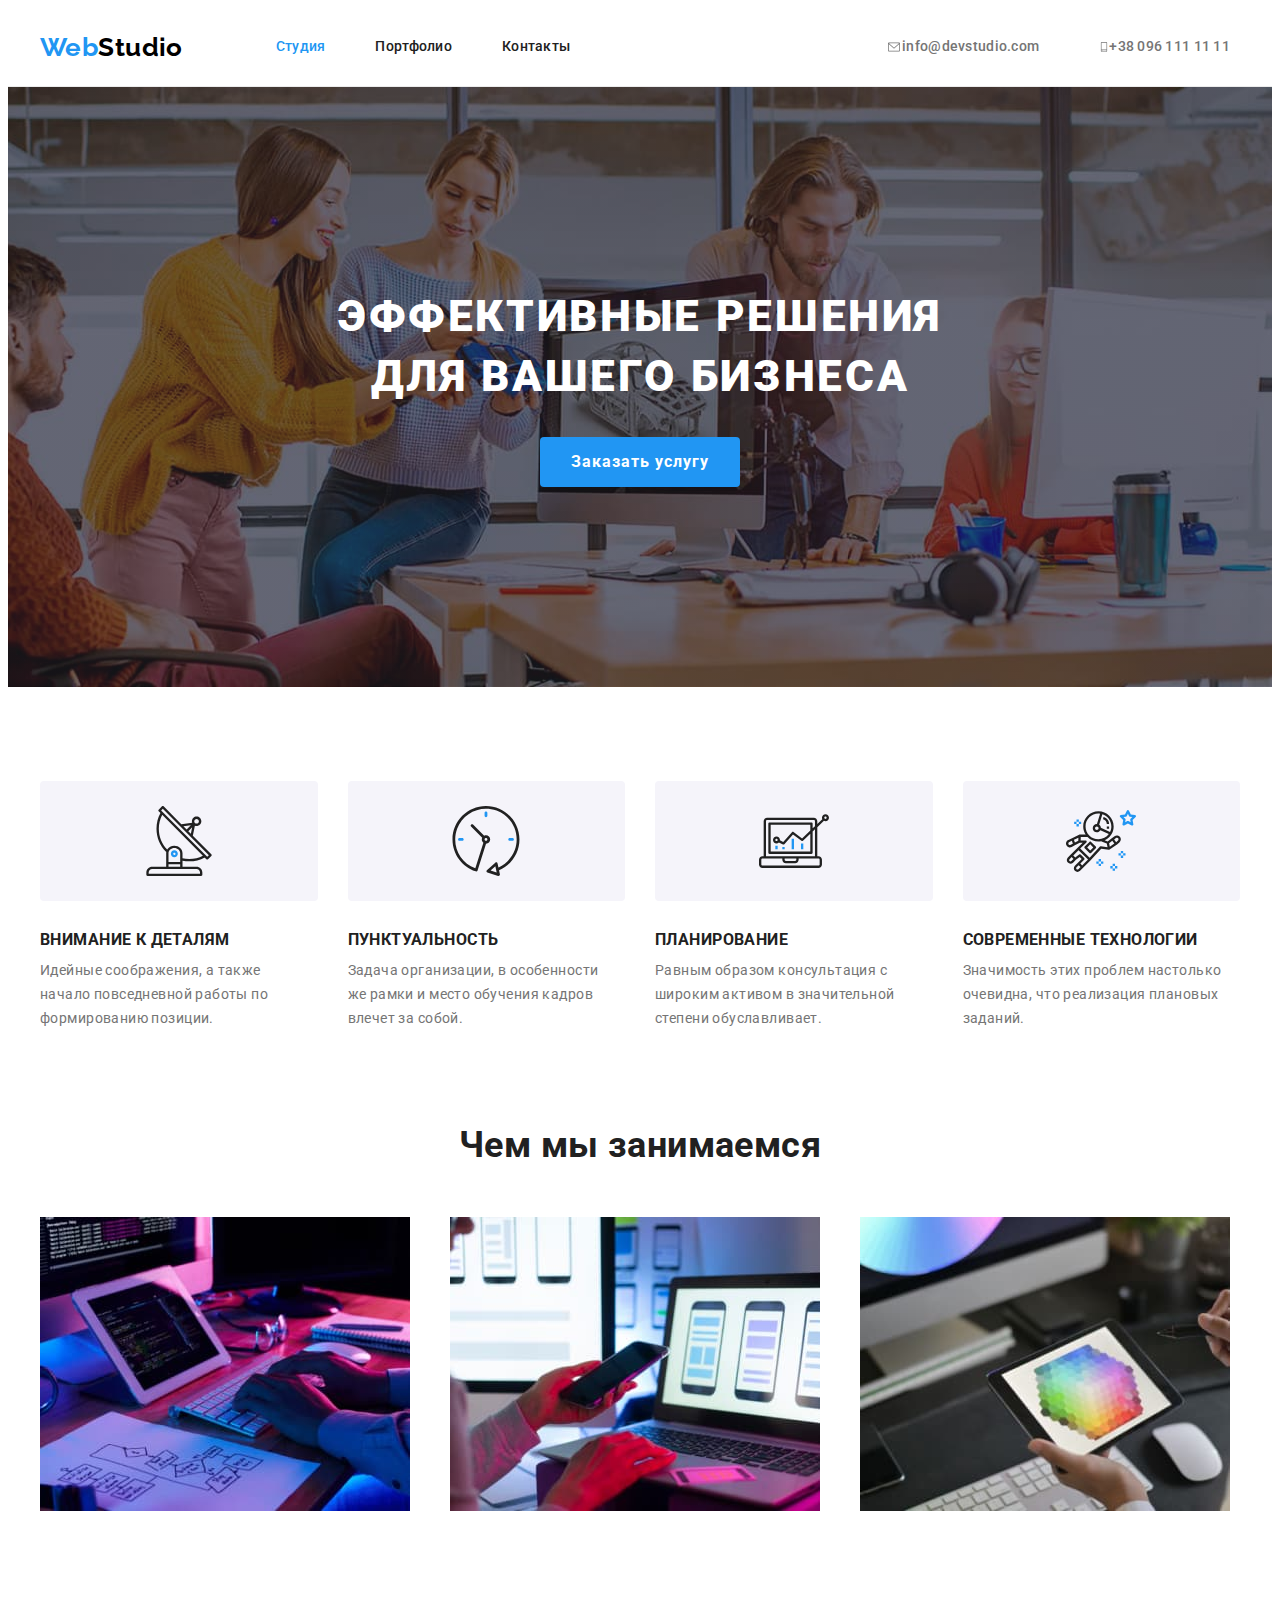
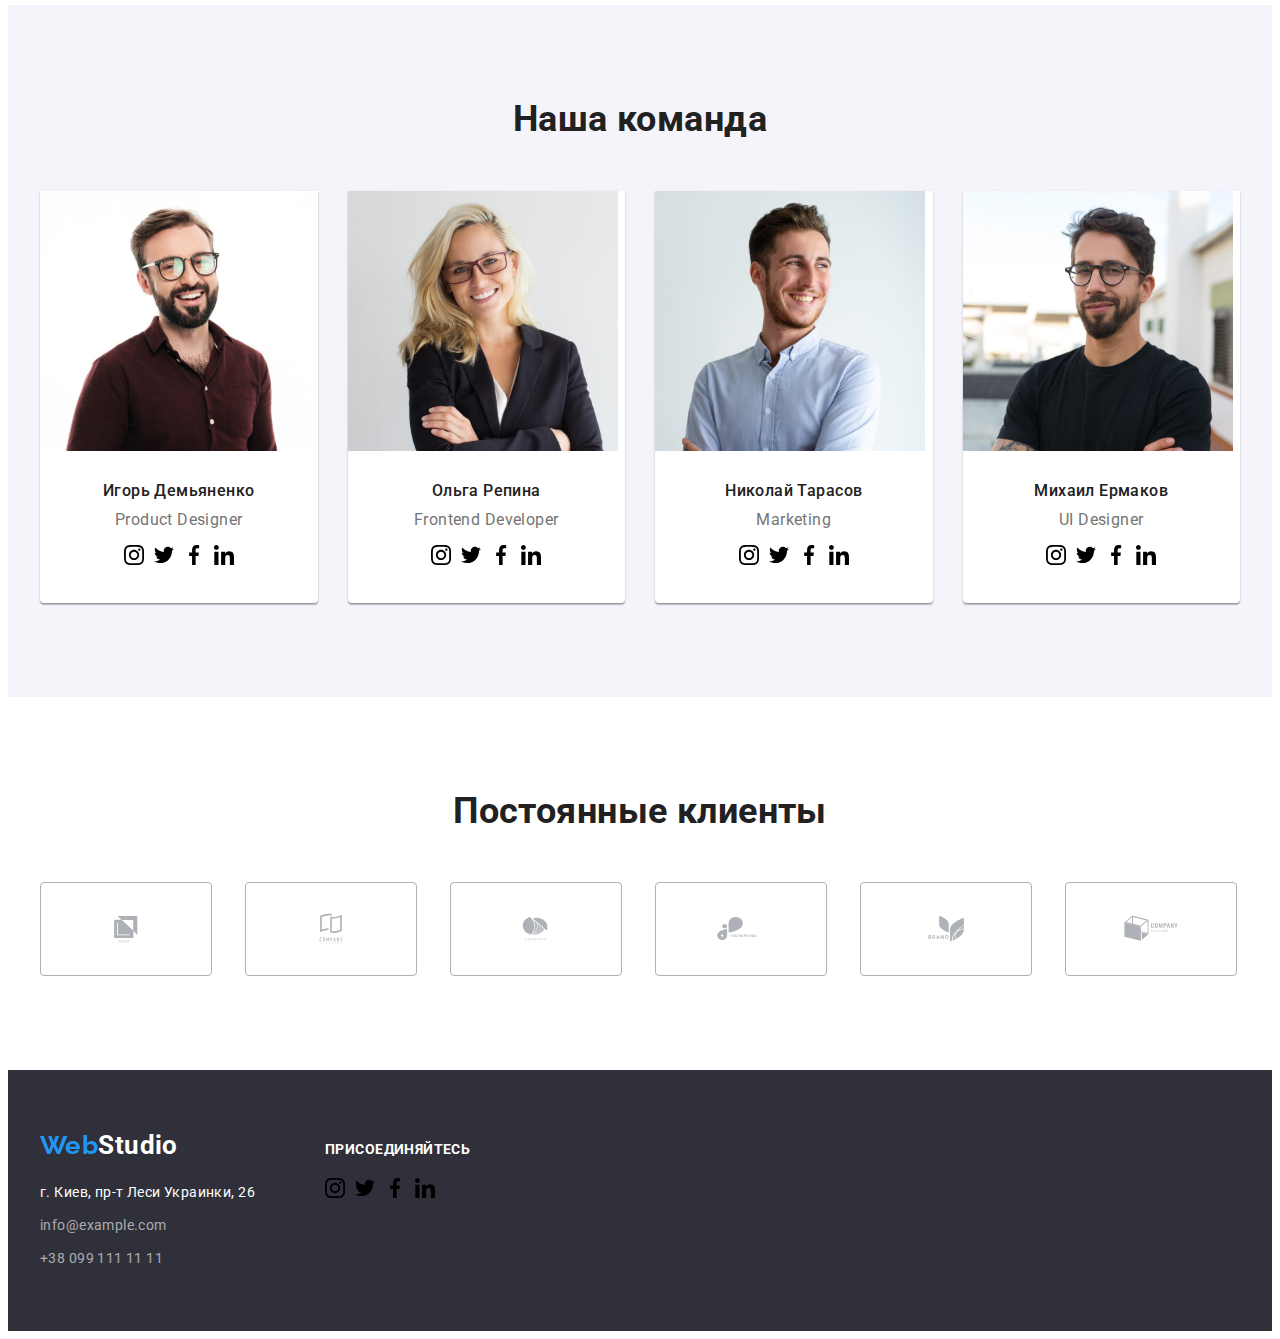
<file: index.html>
<!DOCTYPE html>
<html lang="ru">
<head>
    <meta charset="UTF-8">
    <meta http-equiv="X-UA-Compatible" content="IE=edge">
    <meta name="viewport" content="width=device-width, initial-scale=1.0">
    <link rel="preconnect" href="https://fonts.googleapis.com">
    <link rel="preconnect" href="https://fonts.gstatic.com" crossorigin>
    <link href="https://fonts.googleapis.com/css2?family=Raleway:wght@700&family=Roboto:wght@400;500;700;900&display=swap" rel="stylesheet">
    <link rel="stylesheet" href="./css/style.css">
    <link rel="stylesheet" href="https://cdnjs.cloudflare.com/ajax/libs/modern-normalize/1.1.0/modern-normalize.min.css" integrity="sha512-wpPYUAdjBVSE4KJnH1VR1HeZfpl1ub8YT/NKx4PuQ5NmX2tKuGu6U/JRp5y+Y8XG2tV+wKQpNHVUX03MfMFn9Q==" crossorigin="anonymous" referrerpolicy="no-referrer" />
    <title>WebStudio</title>
</head>
<body>
    <header>
        <div class="container header-container">
            <a href="/" lang="en" class="link logo">Web<span class="header-logo-text">Studio</span></a>
            <nav class="header-nav">
            <ul class="list header-list">
                <li class="header-item"><a href="./index.html" class="link header-link header-link-active">Студия</a></li>
                <li class="header-item"><a href="./portfolio.html" class="link header-link">Портфолио</a></li>
                <li class="header-item"><a href="/" class="link header-link">Контакты</a></li>
            </ul>
            </nav>
            <ul class="list contacts-list">
                <li class="contacts-item">
                    <div class="contacts-item-container header-link">
                        <svg class="properties-social-icon" width="16px" height="12px">
                            <use href="./images/icons.svg#icon-contacts-icon-1"></use>
                        </svg>
                        <a href="mailto:info@devstudio.com" lang="en" class="link header-link">info@devstudio.com</a>
                    </div>
                    
            </li>
                <li class="contacts-item">
                    <div class="contacts-item-container header-link">
                        <svg class="contacts-social-icon" width="10px" height="16px">
                            <use href="./images/icons.svg#icon-contacts-icon-2"></use>
                        </svg>
                        <a href="tel:+380961111111" class="link header-link">+38 096 111 11 11</a>
                    </div>
                    
            </li>
            </ul>
        </div>
    </header>
    <main>
        <!--Главная-->
        <section class="hero">
            <div class="container hero-container">
                <h1 class="hero-title">Эффективные решения для вашего бизнеса</h1>
                <button type="button" class="hero-button">Заказать услугу</button>
            </div>
        </section>
        <!--Нашы плюси-->        
        <section class="properties section">
            <div class="container">
                <h2 class="visually-hidden">Особенности</h2>
                <ul class="list properties-list">
                    <li class="properties-item">
                        <div class="properties-item-container">
                            <svg class="properties-social-icon" width="70px" height="70px">
                                <use href="./images/icons.svg#icon-properties-icon-1"></use>
                            </svg>
                        </div>
                        <h3 class="properties-item-title">Внимание к деталям</h3>
                        <p class="properties-item-text">Идейные соображения, а также <br> начало повседневной работы по формированию позиции.</p>
                    </li>
                    <li class="properties-item">
                        <div class="properties-item-container">
                            <svg class="properties-social-icon" width="70px" height="70px">
                                <use href="./images/icons.svg#icon-properties-icon-2"></use>
                            </svg>
                        </div>
                        <h3 class="properties-item-title">Пунктуальность</h3>
                        <p class="properties-item-text">Задача организации, в особенности <br> же рамки и место обучения кадров влечет за собой.</p>
                    </li>
                    <li class="properties-item">
                        <div class="properties-item-container">
                            <svg class="properties-social-icon" width="70px" height="70px">
                                <use href="./images/icons.svg#icon-properties-icon-3"></use>
                            </svg>
                        </div>
                        <h3 class="properties-item-title">Планирование</h3>
                        <p class="properties-item-text">Равным образом консультация с широким активом в значительной степени обуславливает.</p>
                    </li>
                    <li class="properties-item">
                        <div class="properties-item-container">
                            <svg class="properties-social-icon" width="70px" height="70px">
                                <use href="./images/icons.svg#icon-properties-icon-4"></use>
                            </svg>
                        </div>
                        <h3 class="properties-item-title">Современные технологии</h3>
                        <p class="properties-item-text">Значимость этих проблем настолько очевидна, что реализация плановых заданий.</p>
                    </li>
                </ul>
            </div>
        </section>
        <!--Чем мы занимаемся-->
        <section class="doing section">
            <div class="container">
                <h2 class="section-title">Чем мы занимаемся</h2>
                <ul class="list doing-list">
                    <li class="doing-item"><img src="./images/doing-img-1.jpg" alt="Разработка сайту на ноутбуке" width="370" height="294"></li>
                    <li class="doing-item"><img src="./images/doing-img-2.jpg" alt="Разработка дизайна мобильного приложения" width="370" height="294"></li>
                    <li class="doing-item"><img src="./images/doing-img-3.jpg" alt="Подбор цветового решения" width="370" height="294"></li>
                </ul>
            </div>
        </section>
        <!--Наша команда-->
        <section class="team section">
            <div class="container">
                <h2 class="section-title">Наша команда</h2>
                <ul class="list team-list">
                    <li class="team-item">
                            <img src="./images/team-img-1.jpg" alt="Дизайнер продуктов Веб студии Игорь Демьяненко" width="270" height="260">
                            <div class="team-item-content">
                                <h3 class="team-item-title">Игорь Демьяненко</h3>
                                    <p lang="en" class="team-item-text">Product Designer</p>
                                        <ul class="team-social-list list">
                                            <li class="team-social-item">
                                                <a href="/" class="team-social-link link" target="_blank" rel="noopener noreferrer nofollow">
                                                    <svg class="team-social-icon" width="20px" height="20px">
                                                        <use href="./images/icons.svg#icon-social-links-icon-1"></use>
                                                    </svg>
                                                </a>
                                            </li>
                                            <li class="team-social-item">
                                                <a href="/" class="team-social-link link" target="_blank" rel="noopener noreferrer nofollow">
                                                    <svg class="team-social-icon" width="20px" height="20px">
                                                        <use href="./images/icons.svg#icon-social-links-icon-2"></use>
                                                    </svg>
                                                </a>
                                            </li>
                                            <li class="team-social-item">
                                                <a href="/" class="team-social-link link" target="_blank" rel="noopener noreferrer nofollow">
                                                    <svg class="team-social-icon" width="20px" height="20px">
                                                        <use href="./images/icons.svg#icon-social-links-icon-3"></use>
                                                    </svg>
                                                </a>
                                            </li>
                                            <li class="team-social-item">
                                                <a href="/" class="team-social-link link" target="_blank" rel="noopener noreferrer nofollow">
                                                    <svg class="team-social-icon" width="20px" height="20px">
                                                        <use href="./images/icons.svg#icon-social-links-icon-4"></use>
                                                    </svg>
                                                </a>
                                            </li>
                                        </ul>
                            </div>
                    </li>
                    <li class="team-item">
                            <img src="./images/team-img-2.jpg" alt="Фронтенд-разработчик Веб студии Ольга Репина" width="270" height="260">
                                <div class="team-item-content">
                                    <h3 class="team-item-title">Ольга Репина</h3>
                                    <p lang="en" class="team-item-text">Frontend Developer</p>
                                    <ul class="team-social-list list">
                                        <li class="team-social-item">
                                            <a href="/" class="team-social-link link" target="_blank" rel="noopener noreferrer nofollow">
                                                <svg class="team-social-icon" width="20px" height="20px">
                                                    <use href="./images/icons.svg#icon-social-links-icon-1"></use>
                                                </svg>
                                            </a>
                                        </li>
                                        <li class="team-social-item">
                                            <a href="/" class="team-social-link link" target="_blank" rel="noopener noreferrer nofollow">
                                                <svg class="team-social-icon" width="20px" height="20px">
                                                    <use href="./images/icons.svg#icon-social-links-icon-2"></use>
                                                </svg>
                                            </a>
                                        </li>
                                        <li class="team-social-item">
                                            <a href="/" class="team-social-link link" target="_blank" rel="noopener noreferrer nofollow">
                                                <svg class="team-social-icon" width="20px" height="20px">
                                                    <use href="./images/icons.svg#icon-social-links-icon-3"></use>
                                                </svg>
                                            </a>
                                        </li>
                                        <li class="team-social-item">
                                            <a href="/" class="team-social-link link" target="_blank" rel="noopener noreferrer nofollow">
                                                <svg class="team-social-icon" width="20px" height="20px">
                                                    <use href="./images/icons.svg#icon-social-links-icon-4"></use>
                                                </svg>
                                            </a>
                                        </li>
                                    </ul>
                                </div>
                    </li>
                    <li class="team-item">
                            <img src="./images/team-img-3.jpg" alt="Менеджер по маркетингу Николай Тарасов" width="270" height="260">
                                <div class="team-item-content">
                                    <h3 class="team-item-title">Николай Тарасов</h3>
                                    <p lang="en" class="team-item-text">Marketing</p>
                                    <ul class="team-social-list list">
                                        <li class="team-social-item">
                                            <a href="/" class="team-social-link link" target="_blank" rel="noopener noreferrer nofollow">
                                                <svg class="team-social-icon" width="20px" height="20px">
                                                    <use href="./images/icons.svg#icon-social-links-icon-1"></use>
                                                </svg>
                                            </a>
                                        </li>
                                        <li class="team-social-item">
                                            <a href="/" class="team-social-link link" target="_blank" rel="noopener noreferrer nofollow">
                                                <svg class="team-social-icon" width="20px" height="20px">
                                                    <use href="./images/icons.svg#icon-social-links-icon-2"></use>
                                                </svg>
                                            </a>
                                        </li>
                                        <li class="team-social-item">
                                            <a href="/" class="team-social-link link" target="_blank" rel="noopener noreferrer nofollow">
                                                <svg class="team-social-icon" width="20px" height="20px">
                                                    <use href="./images/icons.svg#icon-social-links-icon-3"></use>
                                                </svg>
                                            </a>
                                        </li>
                                        <li class="team-social-item">
                                            <a href="/" class="team-social-link link" target="_blank" rel="noopener noreferrer nofollow">
                                                <svg class="team-social-icon" width="20px" height="20px">
                                                    <use href="./images/icons.svg#icon-social-links-icon-4"></use>
                                                </svg>
                                            </a>
                                        </li>
                                    </ul>
                                </div>
                    </li>
                    <li class="team-item">
                            <img src="./images/team-img-4.jpg" alt="Дизайнер интерфейсов Веб студии Михаил Ермаков" width="270" height="260">
                                <div class="team-item-content">
                                    <h3 class="team-item-title">Михаил Ермаков</h3>
                                    <p lang="en" class="team-item-text">UI Designer</p>
                                    <ul class="team-social-list list">
                                        <li class="team-social-item">
                                            <a href="/" class="team-social-link link" target="_blank" rel="noopener noreferrer nofollow">
                                                <svg class="team-social-icon" width="20px" height="20px">
                                                    <use href="./images/icons.svg#icon-social-links-icon-1"></use>
                                                </svg>
                                            </a>
                                        </li>
                                        <li class="team-social-item">
                                            <a href="/" class="team-social-link link" target="_blank" rel="noopener noreferrer nofollow">
                                                <svg class="team-social-icon" width="20px" height="20px">
                                                    <use href="./images/icons.svg#icon-social-links-icon-2"></use>
                                                </svg>
                                            </a>
                                        </li>
                                        <li class="team-social-item">
                                            <a href="/" class="team-social-link link" target="_blank" rel="noopener noreferrer nofollow">
                                                <svg class="team-social-icon" width="20px" height="20px">
                                                    <use href="./images/icons.svg#icon-social-links-icon-3"></use>
                                                </svg>
                                            </a>
                                        </li>
                                        <li class="team-social-item">
                                            <a href="/" class="team-social-link link" target="_blank" rel="noopener noreferrer nofollow">
                                                <svg class="team-social-icon" width="20px" height="20px">
                                                    <use href="./images/icons.svg#icon-social-links-icon-4"></use>
                                                </svg>
                                            </a>
                                        </li>
                                    </ul>
                                </div> 
                    </li>
                </ul>
                
            </div>
        </section>
        <!--Постоянные клиенты-->
        <section class="clients section">
            <div class="container">
                <h2 class="section-title">Постоянные клиенты</h2>
                <ul class="clients-list list">
                    <li class="clients-item">
                        <a href="" class="clients-item-link">
                            <svg class="clients-icon" width="106px" height="60px">
                                <use href="images/icons.svg#icon-clients-icon-1"></use>
                            </svg>
                        </a>
                    </li>
                    <li class="clients-item">
                        <a href="" class="clients-item-link">
                            <svg class="clients-icon" width="106px" height="60px">
                                <use href="images/icons.svg#icon-clients-icon-2"></use>
                            </svg>
                        </a>
                    </li>
                    <li class="clients-item">
                        <a href="" class="clients-item-link">
                            <svg class="clients-icon" width="106px" height="60px">
                                <use href="images/icons.svg#icon-cliets-icon-3"></use>
                            </svg>
                        </a>
                    </li>
                    <li class="clients-item">
                        <a href="" class="clients-item-link">
                            <svg class="clients-icon" width="106px" height="60px">
                                <use href="images/icons.svg#icon-clients-icon-4"></use>
                            </svg>
                        </a>
                    </li>
                    <li class="clients-item">
                        <a href="" class="clients-item-link">
                            <svg class="clients-icon" width="106px" height="60px">
                                <use href="images/icons.svg#icon-clients-icon-5"></use>
                            </svg>
                        </a>
                    </li>
                    <li class="clients-item">
                        <a href="" class="clients-item-link">
                            <svg class="clients-icon" width="106px" height="60px">
                                <use href="images/icons.svg#icon-clients-icon-6"></use>
                            </svg>
                        </a>
                    </li>
                </ul>
            </div>
        </section>
    </main>
    <footer class="footer">
        <div class="container">
            <ul class="footer-list list">
                <li class="footer-item">
                    <a href="/" lang="en" class="link logo">Web<span class="footer-logo-text">Studio</span></a>
                    <address>
                    <ul class="list address-list">
                        <li class="address-item"><a href="https://goo.gl/maps/tL1brft19ia6Mf7X9" target="_blank" rel="noopener noreferrer nofollow" class="link address-link">г. Киев, пр-т Леси Украинки, 26</a></li>
                        <li class="address-item"><a href="mailto:info@example.com" class="link address-info" target="_blank" rel="noopener noreferrer nofollow">info@example.com</a></li>
                        <li class="address-item"><a href="tel:+380991111111" class="link address-info" target="_blank" rel="noopener noreferrer nofollow">+38 099 111 11 11</a></li>
                    </ul>
                    </address>
                </li>
                <li class="footer-item">
                    <div class="footer-item-container">
                        <h3 class="footer-title">присоединяйтесь</h3>
                        <ul class="footer-social-list list">
                            <li class="footer-social-item">
                                <a href="/" class="footer-social-link link" target="_blank" rel="noopener noreferrer nofollow">
                                    <svg class="footer-social-icon" width="20px" height="20px">
                                        <use href="./images/icons.svg#icon-social-links-icon-1"></use>
                                    </svg>
                                </a>
                            </li>
                            <li class="footer-social-item">
                                <a href="/" class="footer-social-link link" target="_blank" rel="noopener noreferrer nofollow">
                                    <svg class="footer-social-icon" width="20px" height="20px">
                                        <use href="./images/icons.svg#icon-social-links-icon-2"></use>
                                    </svg>
                                </a>
                            </li>
                            <li class="footer-social-item">
                                <a href="/" class="footer-social-link link" target="_blank" rel="noopener noreferrer nofollow">
                                    <svg class="footer-social-icon" width="20px" height="20px">
                                        <use href="./images/icons.svg#icon-social-links-icon-3"></use>
                                    </svg>
                                </a>
                            </li>
                            <li class="footer-social-item">
                                <a href="/" class="footer-social-link link" target="_blank" rel="noopener noreferrer nofollow">
                                    <svg class="footer-social-icon" width="20px" height="20px">
                                        <use href="./images/icons.svg#icon-social-links-icon-4"></use>
                                    </svg>
                                </a>
                            </li>
                        </ul>
                    </div>
                </li>
            </ul>
        </div>
    </footer>
</body>
</html>
</file>
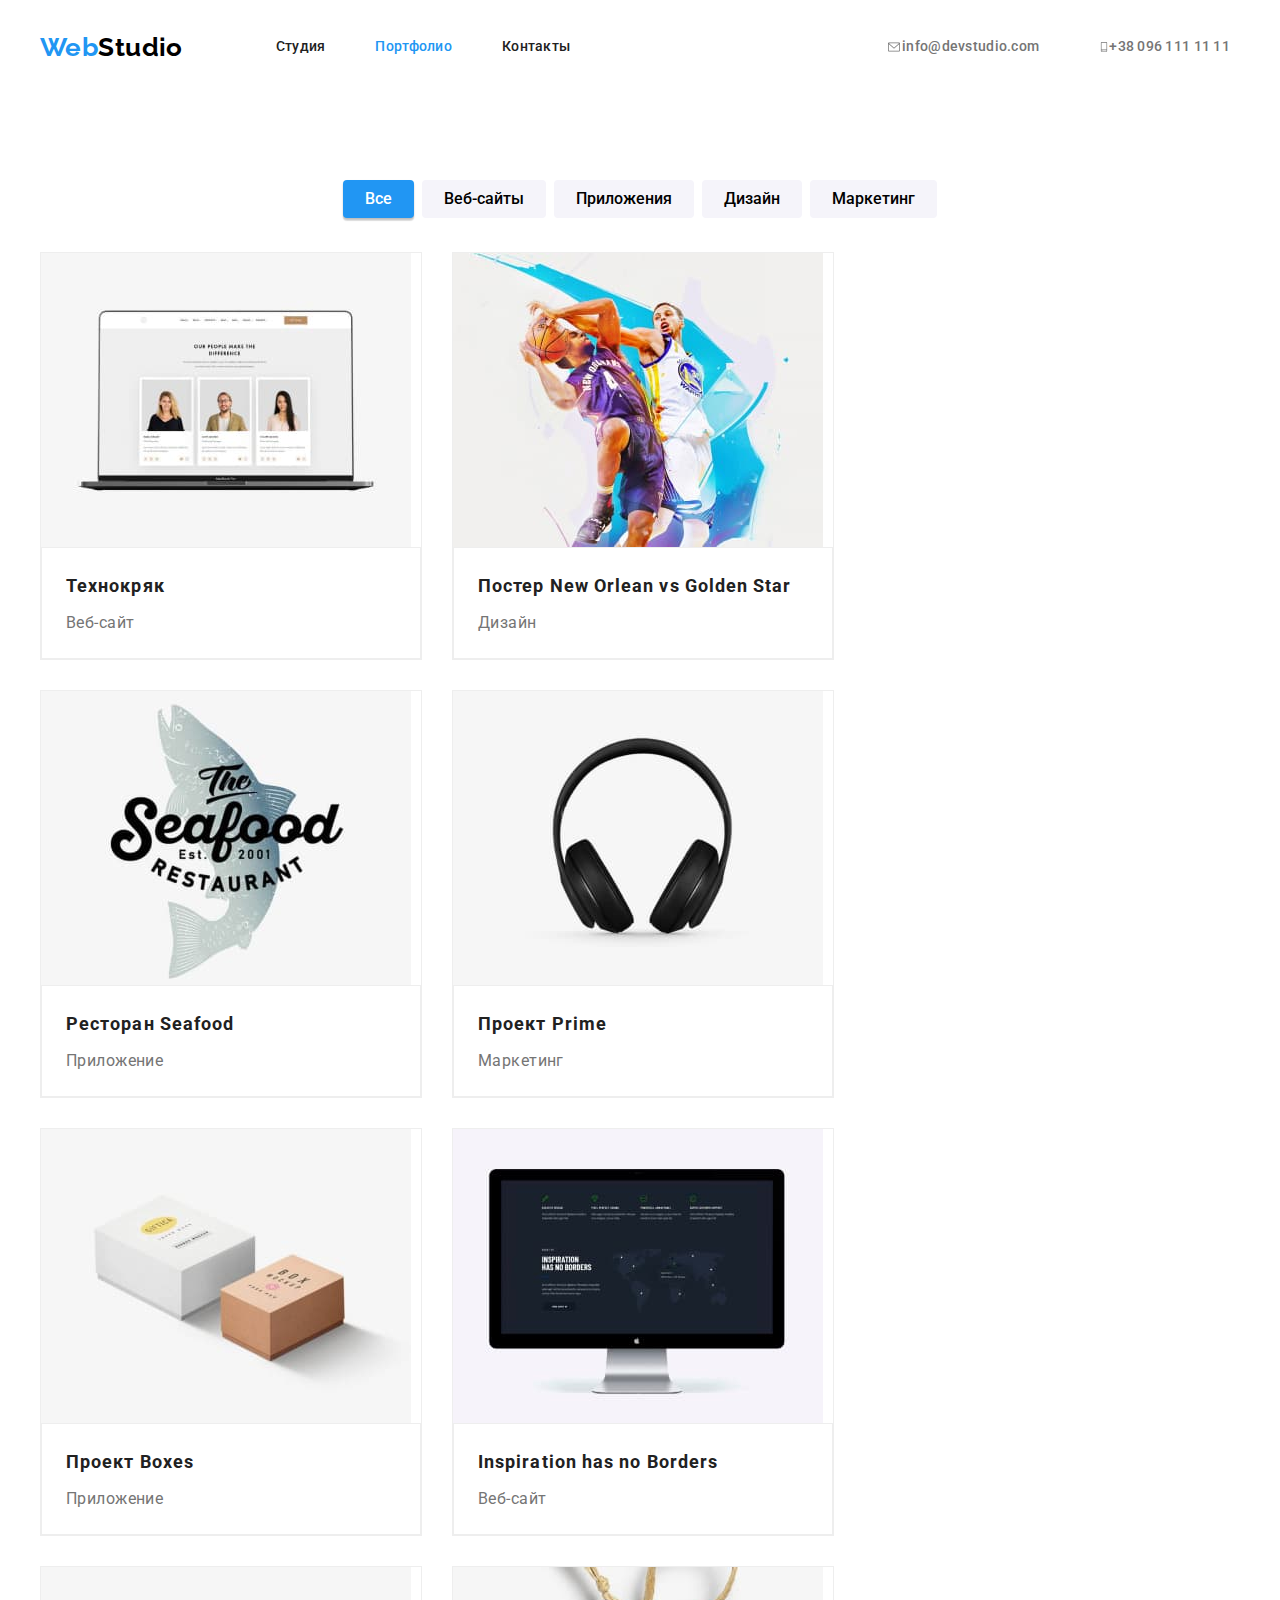
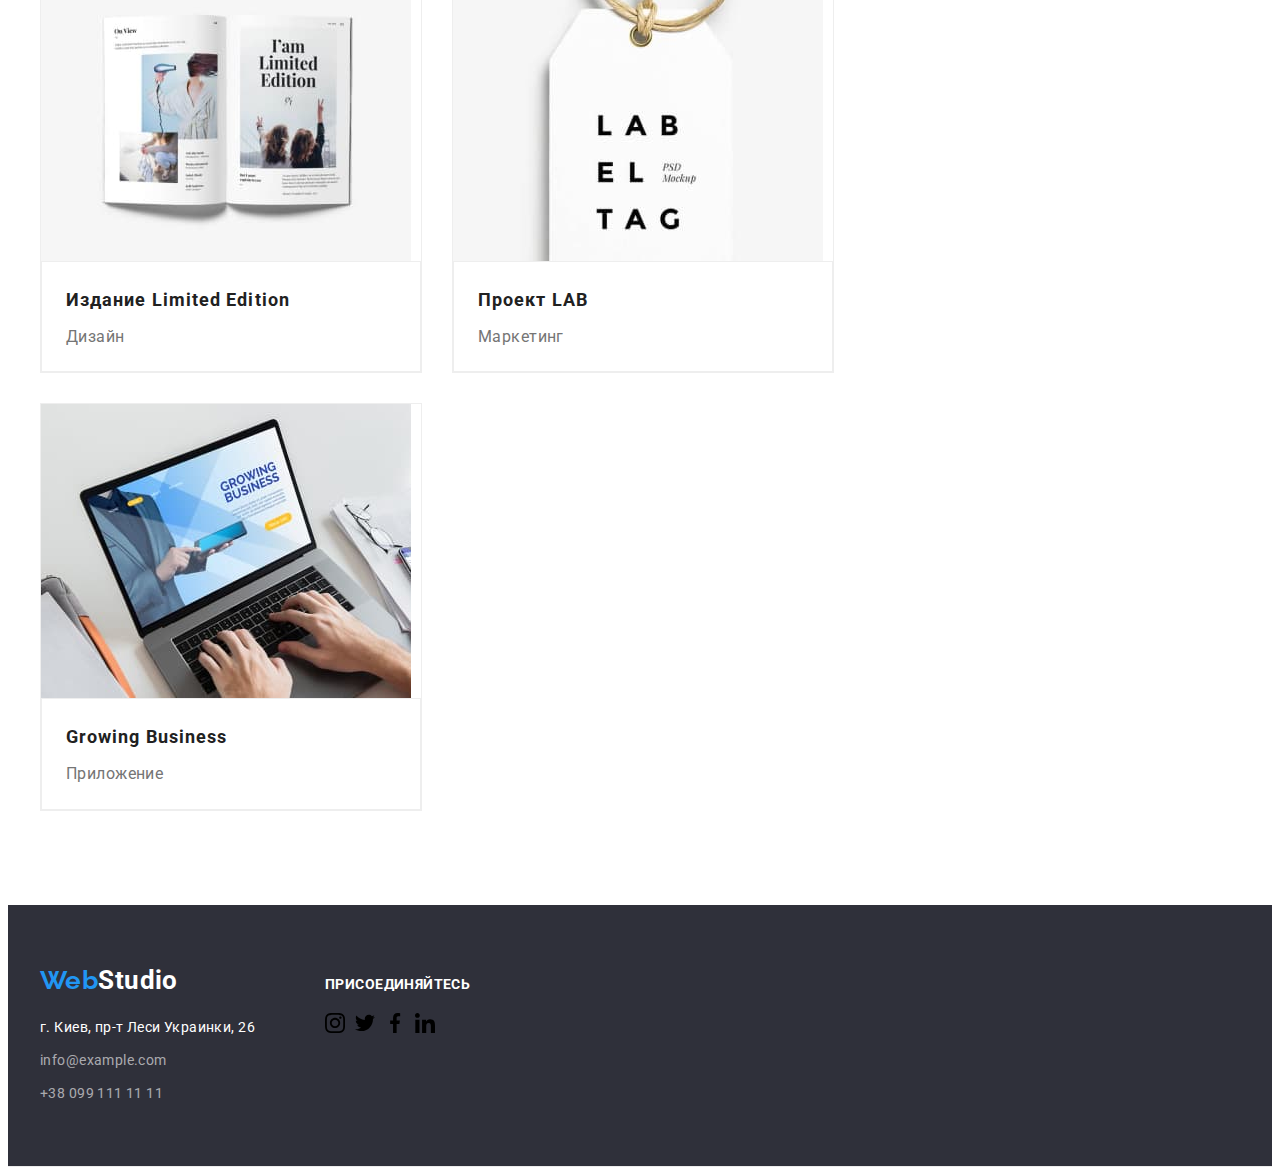
<file: portfolio.html>
<!DOCTYPE html>
<html lang="en">
<head>
    <meta charset="UTF-8">
    <meta http-equiv="X-UA-Compatible" content="IE=edge">
    <meta name="viewport" content="width=device-width, initial-scale=1.0">
    <link rel="preconnect" href="https://fonts.googleapis.com">
    <link rel="preconnect" href="https://fonts.gstatic.com" crossorigin>
    <link href="https://fonts.googleapis.com/css2?family=Raleway:wght@700&family=Roboto:wght@400;500;700;900&display=swap" rel="stylesheet">
    <link rel="stylesheet" href="./css/style.css">
    <link rel="stylesheet" href="https://cdnjs.cloudflare.com/ajax/libs/modern-normalize/1.1.0/modern-normalize.min.css" integrity="sha512-wpPYUAdjBVSE4KJnH1VR1HeZfpl1ub8YT/NKx4PuQ5NmX2tKuGu6U/JRp5y+Y8XG2tV+wKQpNHVUX03MfMFn9Q==" crossorigin="anonymous" referrerpolicy="no-referrer" />
    <title>WebStudio</title>
</head>
<body>
    <header>
        <div class="container header-container">
            <a href="/" lang="en" class="link logo">Web<span class="header-logo-text">Studio</span></a>
            <nav class="header-nav">
            <ul class="list header-list">
                <li class="header-item"><a href="./index.html" class="link header-link">Студия</a></li>
                <li class="header-item"><a href="./portfolio.html" class="link header-link header-link-active">Портфолио</a></li>
                <li class="header-item"><a href="/" class="link header-link">Контакты</a></li>
            </ul>
            </nav>
            <ul class="list contacts-list">
                <li class="contacts-item">
                    <div class="contacts-item-container header-link">
                        <svg class="properties-social-icon" width="16px" height="12px">
                            <use href="./images/icons.svg#icon-contacts-icon-1"></use>
                        </svg>
                        <a href="mailto:info@devstudio.com" lang="en" class="link header-link">info@devstudio.com</a>
                    </div>
                    
            </li>
                <li class="contacts-item">
                    <div class="contacts-item-container header-link">
                        <svg class="contacts-social-icon" width="10px" height="16px">
                            <use href="./images/icons.svg#icon-contacts-icon-2"></use>
                        </svg>
                        <a href="tel:+380961111111" class="link header-link">+38 096 111 11 11</a>
                    </div>
                    
            </li>
            </ul>
        </div>
    <main>
        <section class="portfolio section">
            <div class="container">
                <h1 class="visually-hidden">Нашы ссылки</h1>
                <ul class="list filter-list">
                    <li class="filter-item"><button type="button" class="buttons current-btn">Все</button></li>
                    <li class="filter-item"><button type="button" class="buttons">Веб-сайты</button></li>
                    <li class="filter-item"><button type="button" class="buttons">Приложения</button></li>
                    <li class="filter-item"><button type="button" class="buttons">Дизайн</button></li>
                    <li class="filter-item"><button type="button" class="buttons">Маркетинг</button></li>
                </ul>
                <ul class="list portfolio-list">
                    <li class="portfolio-item">
                        <a href="/" class="link" target="_blank" rel="noopener noreferrer nofollow">
                            <img src="./images/portfolio-img-1.jpg" alt=" Веб-сайт Технокряк" width="370" height="294">
                            <div class="portfolio-container">
                                <h2 class="portfolio-item-title">Технокряк</h2>
                                <p class="portfolio-item-text">Веб-сайт</p>
                            </div>
                        </a>
                    </li>
                    <li class="portfolio-item">
                        <a href="/" class="link" target="_blank" rel="noopener noreferrer nofollow">
                            <img src="./images/portfolio-img-2.jpg" alt="Дизайн Постер New Orlean vs Golden Star" lang="en" width="370" height="294">
                            <div class="portfolio-container">
                                <h2 lang="en" class="portfolio-item-title">Постер New Orlean vs Golden Star</h2>
                                <p class="portfolio-item-text">Дизайн</p>
                            </div>
                        </a>
                    </li>
                    <li class="portfolio-item">
                        <a href="/" class="link" target="_blank" rel="noopener noreferrer nofollow">
                            <img src="./images/portfolio-img-3.jpg" alt="Приложение Ресторан Seafood" lang="en" width="370" height="294">
                            <div class="portfolio-container">
                                <h2 class="portfolio-item-title" lang="en">Ресторан Seafood</h2>
                                <p class="portfolio-item-text">Приложение</p>
                            </div>
                        </a>
                    </li>
                    <li class="portfolio-item">
                        <a href="/" class="link" target="_blank" rel="noopener noreferrer nofollow">
                            <img src="./images/portfolio-img-4.jpg" alt="Проект Prime" lang="en" width="370" height="294">
                            <div class="portfolio-container">
                                <h2 class="portfolio-item-title" lang="en">Проект Prime</h2>
                                <p class="portfolio-item-text">Маркетинг</p>
                            </div>
                        </a>
                        </li>
                    <li class="portfolio-item">
                        <a href="" class="link" target="_blank" rel="noopener noreferrer nofollow">
                            <img src="./images/portfolio-img-5.jpg" alt="Проект Boxes" lang="en" width="370" height="294">
                            <div class="portfolio-container">
                                <h2 class="portfolio-item-title" lang="en">Проект Boxes</h2>
                                <p class="portfolio-item-text">Приложение</p></div>
                        </a>
                    </li>
                    <li class="portfolio-item">
                        <a href="/" class="link" target="_blank" rel="noopener noreferrer nofollow">
                            <img src="./images/portfolio-img-6.jpg" alt="Web Site Inspiration has no Borders" lang="en" width="370" height="294">
                            <div class="portfolio-container">
                                <h2 lang="en" class="portfolio-item-title">Inspiration has no Borders</h2>
                                <p class="portfolio-item-text">Веб-сайт</p>
                            </div>
                        </a>
                    </li>
                    <li class="portfolio-item">
                        <a href="/" class="link" target="_blank" rel="noopener noreferrer nofollow">
                            <img src="./images/portfolio-img-7.jpg" alt="Дизайн Издание Limited Edition" lang="en" width="370" height="294">
                            <div class="portfolio-container">
                                <h2 class="portfolio-item-title" lang="en">Издание Limited Edition</h2>
                                <p class="portfolio-item-text">Дизайн</p>
                            </div>
                        </a>
                    </li>
                    <li class="portfolio-item">
                        <a href="/" class="link" target="_blank" rel="noopener noreferrer nofollow">
                            <img src="./images/portfolio-img-8.jpg" alt="Проект LAB" lang="en" width="370" height="294">
                            <div class="portfolio-container">
                                <h2 class="portfolio-item-title" lang="en">Проект LAB</h2>
                                <p class="portfolio-item-text">Маркетинг</p>
                            </div>
                        </a>
                    </li>
                    <li class="portfolio-item">
                        <a href="/" class="link" target="_blank" rel="noopener noreferrer nofollow">
                            <img src="./images/portfolio-img-9.jpg" alt="Приложение Growing Business" lang="en" width="370" height="294">
                            <div class="portfolio-container">
                                <h2 class="portfolio-item-title" lang="en">Growing Business</h2>
                                <p class="portfolio-item-text">Приложение</p>
                            </div>
                        </a>
                    </li>
                </ul>
            </div>
        </section>
    </main>
    <footer class="footer">
        <div class="container">
            <ul class="footer-list list">
                <li class="footer-item">
                    <a href="/" lang="en" class="link logo">Web<span class="footer-logo-text">Studio</span></a>
                    <address>
                    <ul class="list address-list">
                        <li class="address-item"><a href="https://goo.gl/maps/tL1brft19ia6Mf7X9" target="_blank" rel="noopener noreferrer nofollow" class="link address-link">г. Киев, пр-т Леси Украинки, 26</a></li>
                        <li class="address-item"><a href="mailto:info@example.com" class="link address-info" target="_blank" rel="noopener noreferrer nofollow">info@example.com</a></li>
                        <li class="address-item"><a href="tel:+380991111111" class="link address-info" target="_blank" rel="noopener noreferrer nofollow">+38 099 111 11 11</a></li>
                    </ul>
                    </address>
                </li>
                <li class="footer-item">
                    <div class="footer-item-container">
                        <h3 class="footer-title">присоединяйтесь</h3>
                        <ul class="footer-social-list list">
                            <li class="footer-social-item">
                                <a href="/" class="footer-social-link link" target="_blank" rel="noopener noreferrer nofollow">
                                    <svg class="footer-social-icon" width="20px" height="20px">
                                        <use href="./images/icons.svg#icon-social-links-icon-1"></use>
                                    </svg>
                                </a>
                            </li>
                            <li class="footer-social-item">
                                <a href="/" class="footer-social-link link" target="_blank" rel="noopener noreferrer nofollow">
                                    <svg class="footer-social-icon" width="20px" height="20px">
                                        <use href="./images/icons.svg#icon-social-links-icon-2"></use>
                                    </svg>
                                </a>
                            </li>
                            <li class="footer-social-item">
                                <a href="/" class="footer-social-link link" target="_blank" rel="noopener noreferrer nofollow">
                                    <svg class="footer-social-icon" width="20px" height="20px">
                                        <use href="./images/icons.svg#icon-social-links-icon-3"></use>
                                    </svg>
                                </a>
                            </li>
                            <li class="footer-social-item">
                                <a href="/" class="footer-social-link link" target="_blank" rel="noopener noreferrer nofollow">
                                    <svg class="footer-social-icon" width="20px" height="20px">
                                        <use href="./images/icons.svg#icon-social-links-icon-4"></use>
                                    </svg>
                                </a>
                            </li>
                        </ul>
                    </div>
                </li>
            </ul>
        </div>
    </footer>
</body>
</html>
</file>
<file: css/style.css>
:root {
    --first-text-color: #212121;
    --second-text-color: #000000;
    --third-text-color: #FFFFFF;
    --fourth-text-color: #188CE8;
    --fifth-text-color: #2F303A;
    --sixth-text-color: rgba(255, 255, 255, 0.6);
    --first-background: #F5F4FA;
    --first-border-color: #EEEEEE;
    --second-border-color: #ECECEC;
    --accent-text-color: #2196F3;
    --main-text-color: #757575;
    --icons-color: #AFB1B8;
    --first-background-icons-color: rgba(255, 255, 255, 0.1);
    --first-box-shadow: 0px 1px 3px rgba(0, 0, 0, 0.12), 
                        0px 1px 1px rgba(0, 0, 0, 0.14), 
                        0px 2px 1px rgba(0, 0, 0, 0.2);
    --second-box-shadow:    0px 3px 1px rgba(0, 0, 0, 0.1),    
                            0px 1px 2px rgba(0, 0, 0, 0.08), 
                            0px 2px 2px rgba(0, 0, 0, 0.12);
    --third-box-shadow:     0px 4px 4px rgba(0, 0, 0, 0.15);
    --fourth-box-shadow:    0px 1px 1px rgba(0, 0, 0, 0.12),  
                            0px 4px 4px rgba(0, 0, 0, 0.06), 
                            1px 4px 6px rgba(0, 0, 0, 0.16);
}

body{
    font-family: "Roboto", sans-serif;
    font-weight: 400;
    font-size: 14px;
    line-height: 1.71;
    letter-spacing: 0.03em;
    color: var(--main-text-color);
}

p,
h1,
h2,
h3,
h4,
h5,
h6{
    margin: 0;
}

ul{
    margin: 0;
    padding: 0;
}

button{
    cursor: pointer;
}

img{
    display: block;
}

.list{
    list-style: none;
}
.link{
    text-decoration: none;
    color: inherit;
}

.visually-hidden {
    position: absolute;
    white-space: nowrap;
    width: 1px;
    height: 1px;
    overflow: hidden;
    border: 0;
    padding: 0;
    clip: rect(0 0 0 0);
    clip-path: inset(50%);
    margin: -1px;
}

.container {
    width: 1200px;
    padding-left: 15px;
    padding-right: 15px;
    margin: 0 auto;
}

.section{
    padding-top: 94px;
    padding-bottom: 94px;
}



.social-list{
    display: flex;
    justify-content: center;
}

.social-item + .social-item{
    margin-left: 10px;
}

.social-link{
    width: 44px;
    height: 44px;
    display: flex;
    justify-content: center;
    align-items: center;
    border-radius: 50%;
    
}

.social-icon{
    fill: currentColor;
}

.social-link:hover,
.social-link:focus{
    background-color: var(--accent-text-color);
    color: var(--third-text-color);
}




/* -----------------HEADER---------------- */




header{
    border-bottom: 1px solid var(--second-border-color);
}

.logo{
    font-family: "Raleway", sans-serif;
    font-weight: 700;
    font-size: 26px;
    line-height: 1.19;
    color: var(--accent-text-color);
}

.header-container .logo{
    margin-right: 93px;
}

.header-logo-text{
    color:var(--second-text-color);
}

.header-container{
    display: flex;
    align-items: center;
}

.header-item:not(:last-child),
.contacts-item:not(:last-child){
    margin-right: 50px;
}

.header-list{
    display: flex;
    padding-top: 31px;
    padding-bottom: 31px;
    color: var(--first-text-color);
}

.header-link{
    font-family: "Roboto", sans-serif;
    font-weight: 500;
    line-height: 1.14;
    letter-spacing: 0.02em;
    display: flex;
    align-items: center;
}

.header-link:hover,
.header-link:focus,
.header-link-active{
    color: var(--accent-text-color);
}

.contacts-list{
    display: flex;
    margin-left: auto;
}

.contacts-item-container{
    fill: currentColor;
    margin-right: 10px;
}



/* -----------------HERO---------------- */



.hero{
    background-image: linear-gradient(rgba(47, 48, 58, 0.4), rgba(47, 48, 58, 0.4)), url('../images/background-img.jpg');
    background-position: center;
    background-repeat: no-repeat;
    background-size: cover, 1600px;
    margin: 0 auto;
    height: auto;
    text-align: center;
    padding-top: 200px;
    padding-bottom: 200px;
}

.hero-title{
    font-family: "Roboto", sans-serif;
    font-weight: 900;
    font-size: 44px;
    line-height: 1.36;
    letter-spacing: 0.06em;
    text-transform: uppercase;
    color: #FFFFFF;
    max-width: 696px;
    margin-right: auto;
    margin-left: auto;
    margin-bottom: 30px;
}

.hero-button{
    font-family: "Roboto", sans-serif;
    background: var(--accent-text-color);
    font-weight: 700;
    font-size: 16px;
    line-height: 1.87;
    text-align: center;
    letter-spacing: 0.06em;
    color: var(--third-text-color);
    min-width: 200px;
    min-height: 50px;
    border-radius: 4px;
    box-shadow: var(--third-box-shadow);
    border: none;
}


.hero-button:hover,
.hero-button:focus{
    background: var(--fourth-text-color);
}



/* -----------------OUR ADVANTAGES---------------- */



.properties-list{
    text-align: left;
    display: flex;
    flex-wrap: wrap;
    margin-left: -30px;
    margin-top: -30px;
}

.properties-item{
    width: calc(100% / 4 - 30px);
    margin-left: 30px;
    margin-top: 30px;
}

.properties-item-container{
    display: flex;
    justify-content: center;
    padding-top: 25px;
    padding-bottom: 25px;
    margin-bottom: 30px;
    background: var(--first-background);
    border-radius: 4px;
}

.properties-item-title{
    font-family: "Roboto", sans-serif;
    font-weight: 700;
    line-height: 1.14;
    text-transform: uppercase;
    margin-bottom: 10px;
    color: var(--first-text-color);
}

.properties-item-text{
    text-align: left;
    font-family: "Roboto", sans-serif;
}

/* -----------------WHAT WE DO?---------------- */

.doing{
    padding-top: 0;
}

.section-title{
    font-family: "Roboto", sans-serif;
    font-weight: 700;
    font-size: 36px;
    line-height: 1.16;
    text-align: center;
    margin-bottom: 50px;
    color: var(--first-text-color);
}

.doing-list{
    display: flex;
    flex-wrap: wrap;
    margin-left: -30px;
    margin-top: -30px;
}

.doing-item{
    width: calc(100% / 3 - 30px);
    margin-left: 30px;
    margin-top: 30px;
}



/* -----------------OUR TEAM---------------- */


.team{
    background: var(--first-background);
}

.team-list{
    display: flex;
    flex-wrap: wrap;
    margin-left: -30px;
    margin-top: -30px;
}

.team-item{
    background: var(--third-text-color);
    width: calc(100% / 4 - 30px);
    margin-left: 30px;
    margin-top: 30px;
    box-shadow: var(--first-box-shadow);
    border-radius: 0px 0px 4px 4px;
}

.team-item-content{
    padding-top: 30px;
    padding-bottom: 30px
}

.team-item-title{
    font-weight: 500;
    color: var(--first-text-color);
    margin-bottom: 10px;
}

.team-item-text{
    margin-bottom: 16px;
}

.team-item-title,
.team-item-text{
    font-family: "Roboto", sans-serif;
    font-size: 16px;
    line-height: 1.19;
    text-align: center;
}

.team-social-list{
    display: flex;
    justify-content: center;
}

.team-social-item + .team-social-item{
    margin-left: 10px;
}

.team-item-content .social-link{
    color: var(--icons-color);
    background-color: var(--third-text-color);
}

.team-item-content .social-link:hover,
.social-link:focus{
    background-color: var(--accent-text-color);
    color: var(--third-text-color);
}




/* -----------------CLIENTS---------------- */



.clients-list{
    display: flex;
    justify-content: center;
    flex-wrap: wrap;
    margin-left: -30px;
    margin-top: -30px;
}

.clients-item{
    width: calc(100% / 6 - 30px);
    margin-left: 30px;
    margin-top: 30px;
}

.clients-item-link{
    width: 170px;
    height: 92px;
    display: flex;
    justify-content: center;
    align-items: center;
    border-color: var(--icons-color);
    border-radius: 4px;
    border-width: 1px;
    border-style: solid;
    color: var(--icons-color);
}

.clients-icon{
    fill: currentColor;
}

.clients-item-link:hover,
.clients-item-link:focus {
    color: var(--accent-text-color);
    border-color: var(--accent-text-color);
}





/* -----------------FOOTER---------------- */


.footer{
    background-color: var(--fifth-text-color);
    padding-top: 60px;
    padding-bottom: 60px;
}

.footer-list{
    display: flex;
}

.footer-item{
    align-self: baseline;
}

.footer-item:not(:last-child){
    margin-right: 70px;
}

.footer .logo{
    margin-bottom: 20px;
    display: block;
}

.address-item:not(:last-child){
    margin-bottom: 9px;
}

.footer-logo-text,
.address-link{
    color: var(--third-text-color);
    font-family: "Roboto", sans-serif;
}

address{
    font-style: inherit;
}

.address-info {
    color: var(--sixth-text-color);
    font-family: "Roboto", sans-serif;
}

.address-info:hover,
.address-info:focus{
    color: var(--third-text-color);
}

.footer-title{
    font-family: "Roboto", sans-serif;
    font-weight: 700;
    font-size: 14px;
    line-height: 1.14;
    text-transform: uppercase;
    color: var(--third-text-color);
    margin-bottom: 20px;
}

.footer-social-list{
    display: flex;
}

.footer-social-item + .footer-social-item{
    margin-left: 10px;
}

.footer-item-container .social-link{
    background-color: var(--first-background-icons-color);
    color: var(--third-text-color);
}



.footer-item-container .social-link:hover,
.footer-item-container .social-link:focus{
    background-color: var(--accent-text-color);
}


/* ----------------------------------PORTFOLIO------------------------------------ */



/* ----------------------------------PORTFOLIO BUTTONS------------------------------------ */

.filter-list{
    display: flex;
    justify-content: center;
    margin-bottom: 34px;
}

.buttons{
    font-family: "Roboto", sans-serif;
    font-weight: 500;
    font-size: 16px;
    line-height: 1.62;
    text-align: center;
    border-radius: 4px;
    border: none;
    padding: 6px 22px 6px 22px;
    background: var(--first-background);
}

.buttons:hover,
.buttons:focus,
.current-btn{
    background: var(--accent-text-color);
    color: var(--third-text-color);
    box-shadow: var(--second-box-shadow);
}

.filter-item:not(:last-child){
    margin-right: 8px;
}

/* ----------------------------------PORTFOLIO PRODUCTS------------------------------------ */



.portfolio-list{
    display: flex;
    flex-wrap: wrap;
    margin-left: -30px;
    margin-top: -30px;
}

.portfolio-container{
    padding: 20px 24px 20px 24px;
    border: 1px solid var(--first-border-color);
}

.portfolio-item{
    width: calc(100% / 3 - 30px);
    margin-left: 30px;
    margin-top: 30px;
    border: 1px solid var(--first-border-color);
}

.portfolio-item-link{
    display: inline-block;
}

.portfolio-item-link:hover,
.portfolio-item-link:focus{
    box-shadow: var(--fourth-box-shadow);
    border: 1px solid var(--first-border-color);
}

.portfolio-item-title{
    font-family: "Roboto", sans-serif;
    font-weight: 700;
    font-size: 18px;
    line-height: 2.00;
    letter-spacing: 0.06em;
    margin-bottom: 4px;
    color: var(--first-text-color);
}

.portfolio-item-text{
    font-family: "Roboto", sans-serif;
    font-size: 16px;
    line-height: 1.87;
}
</file>
